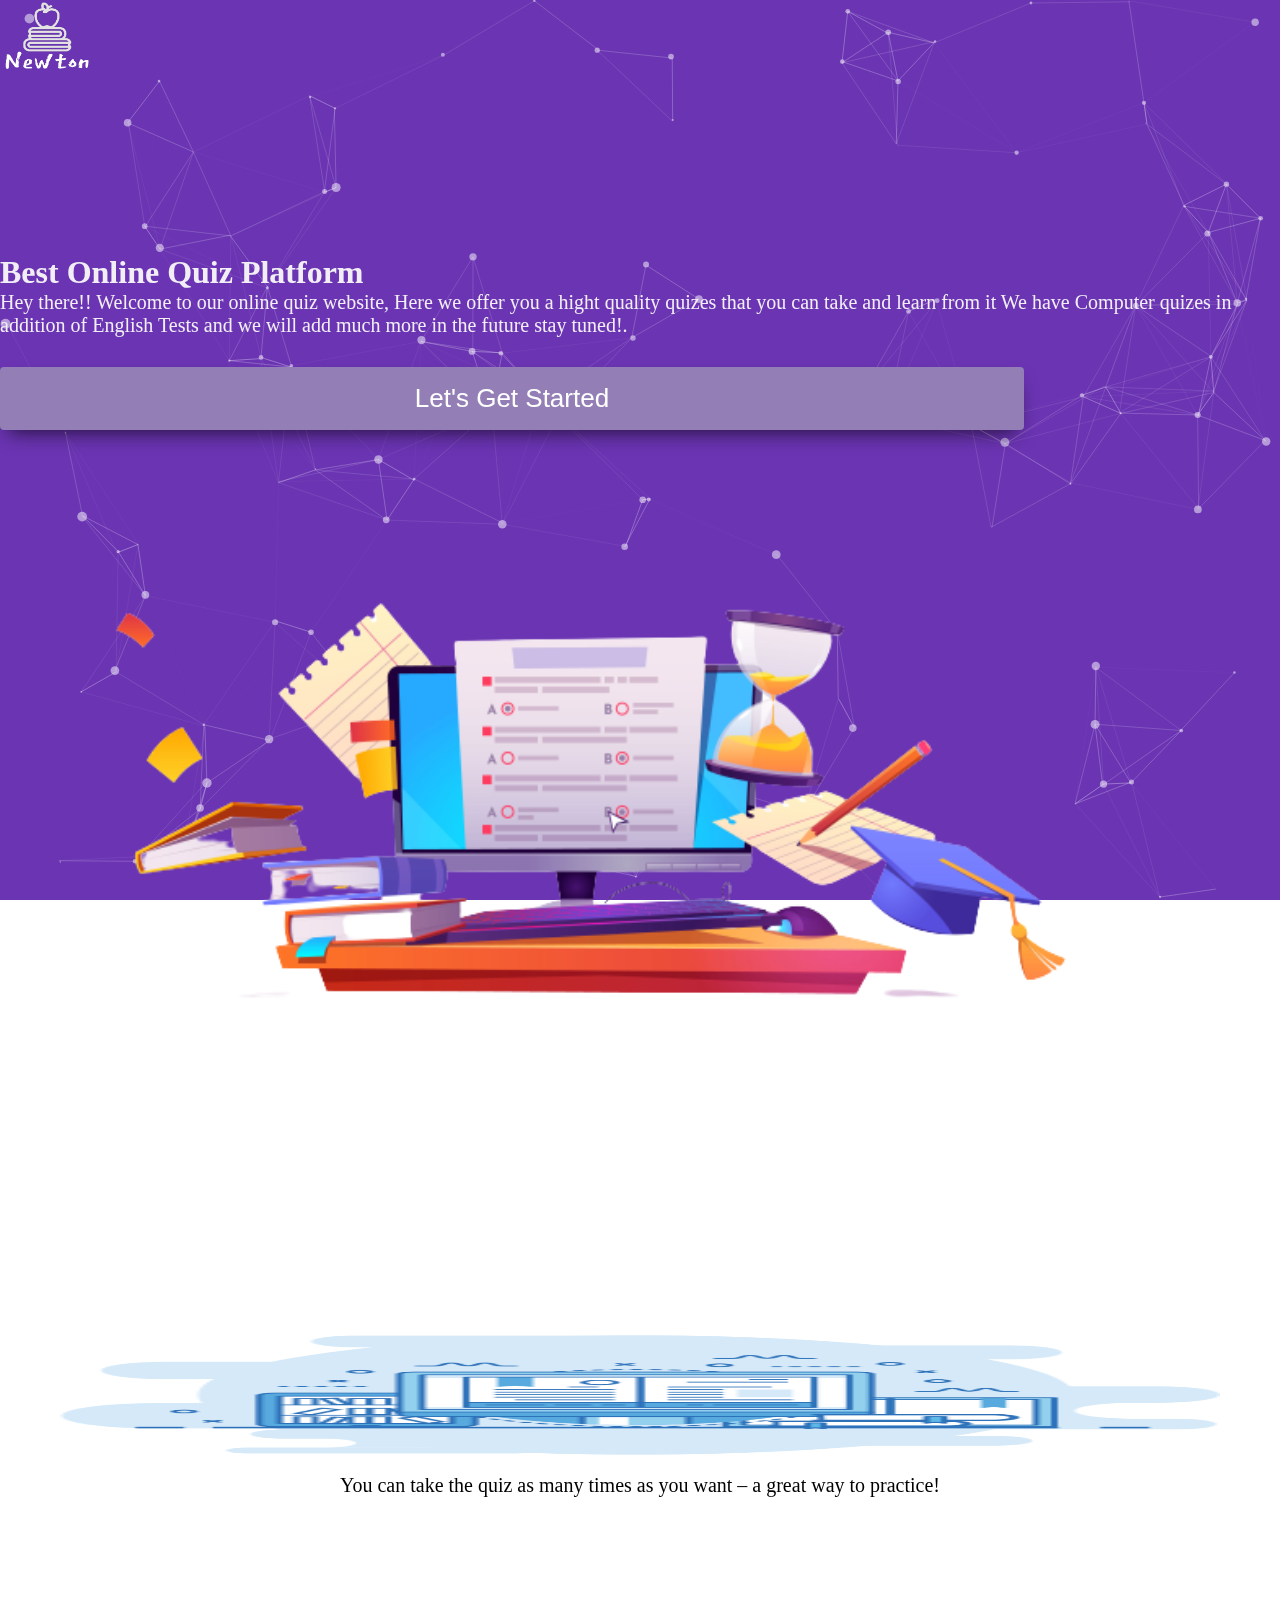
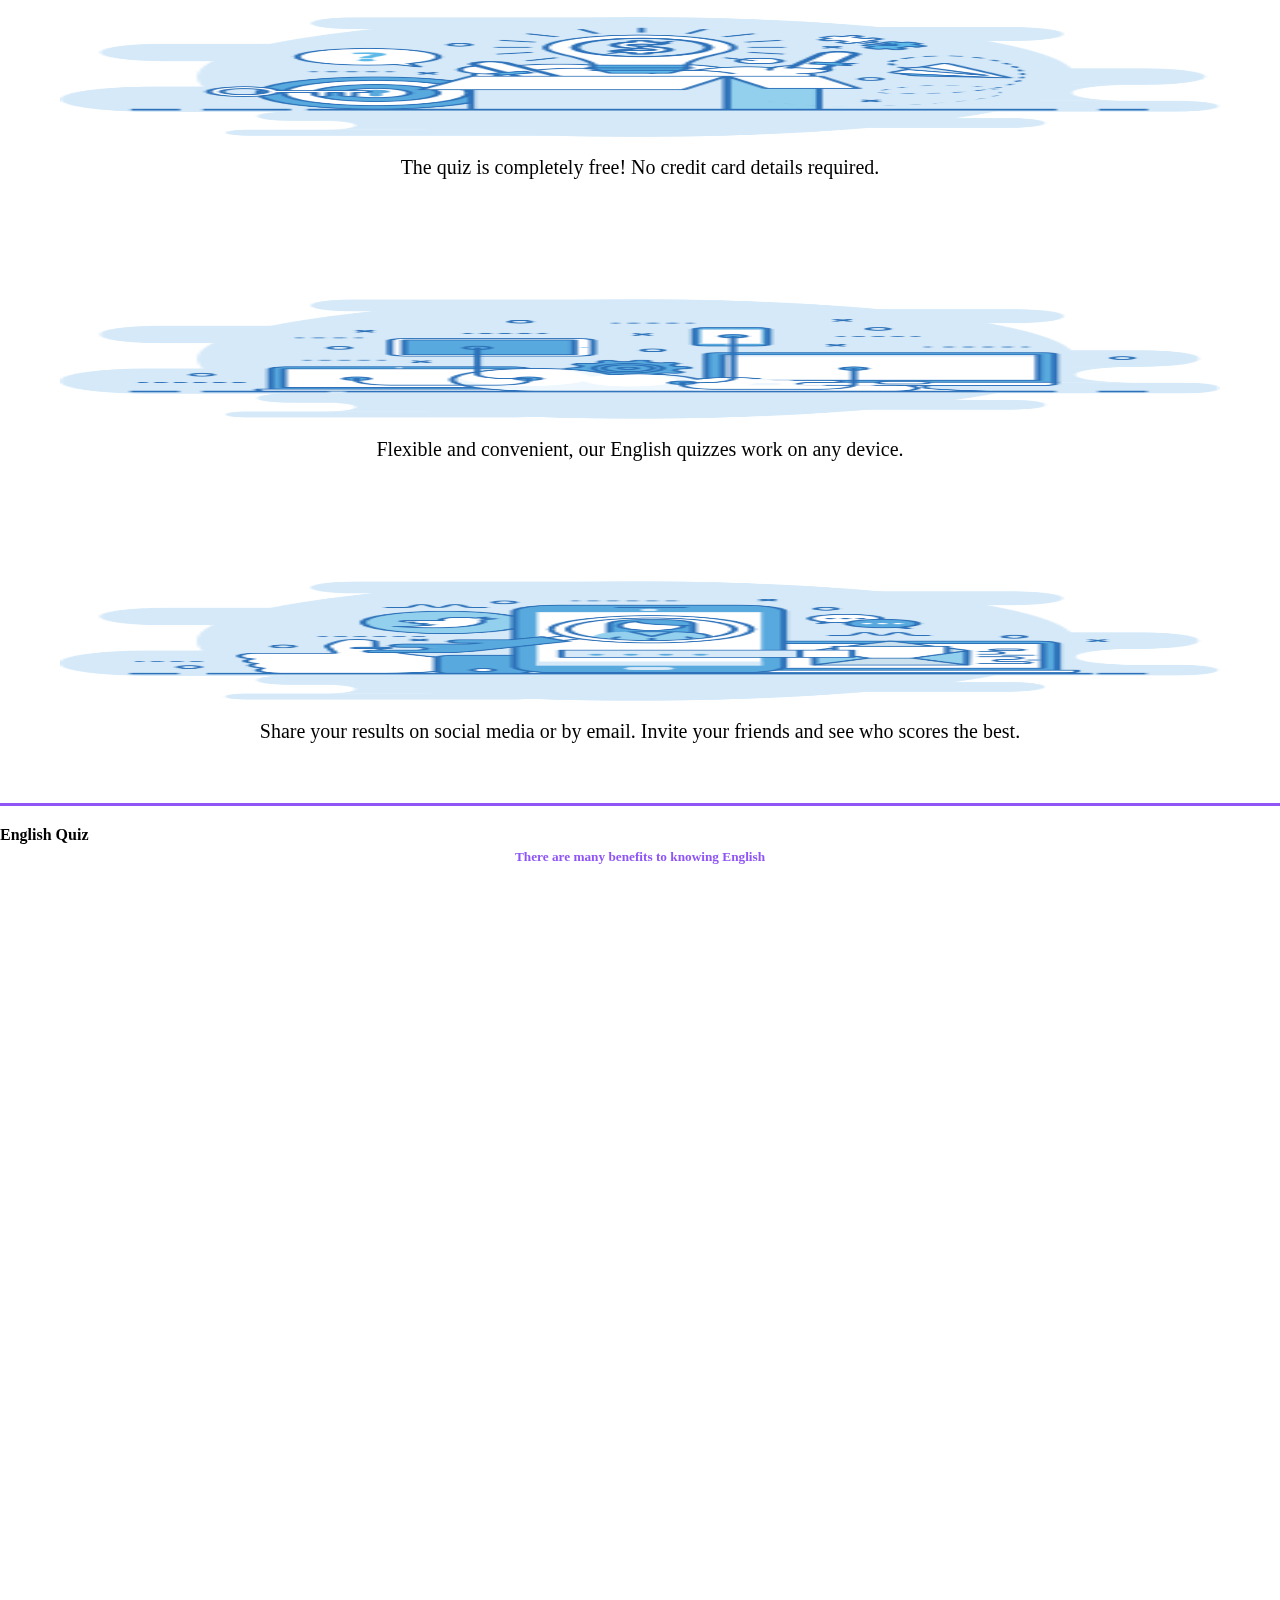
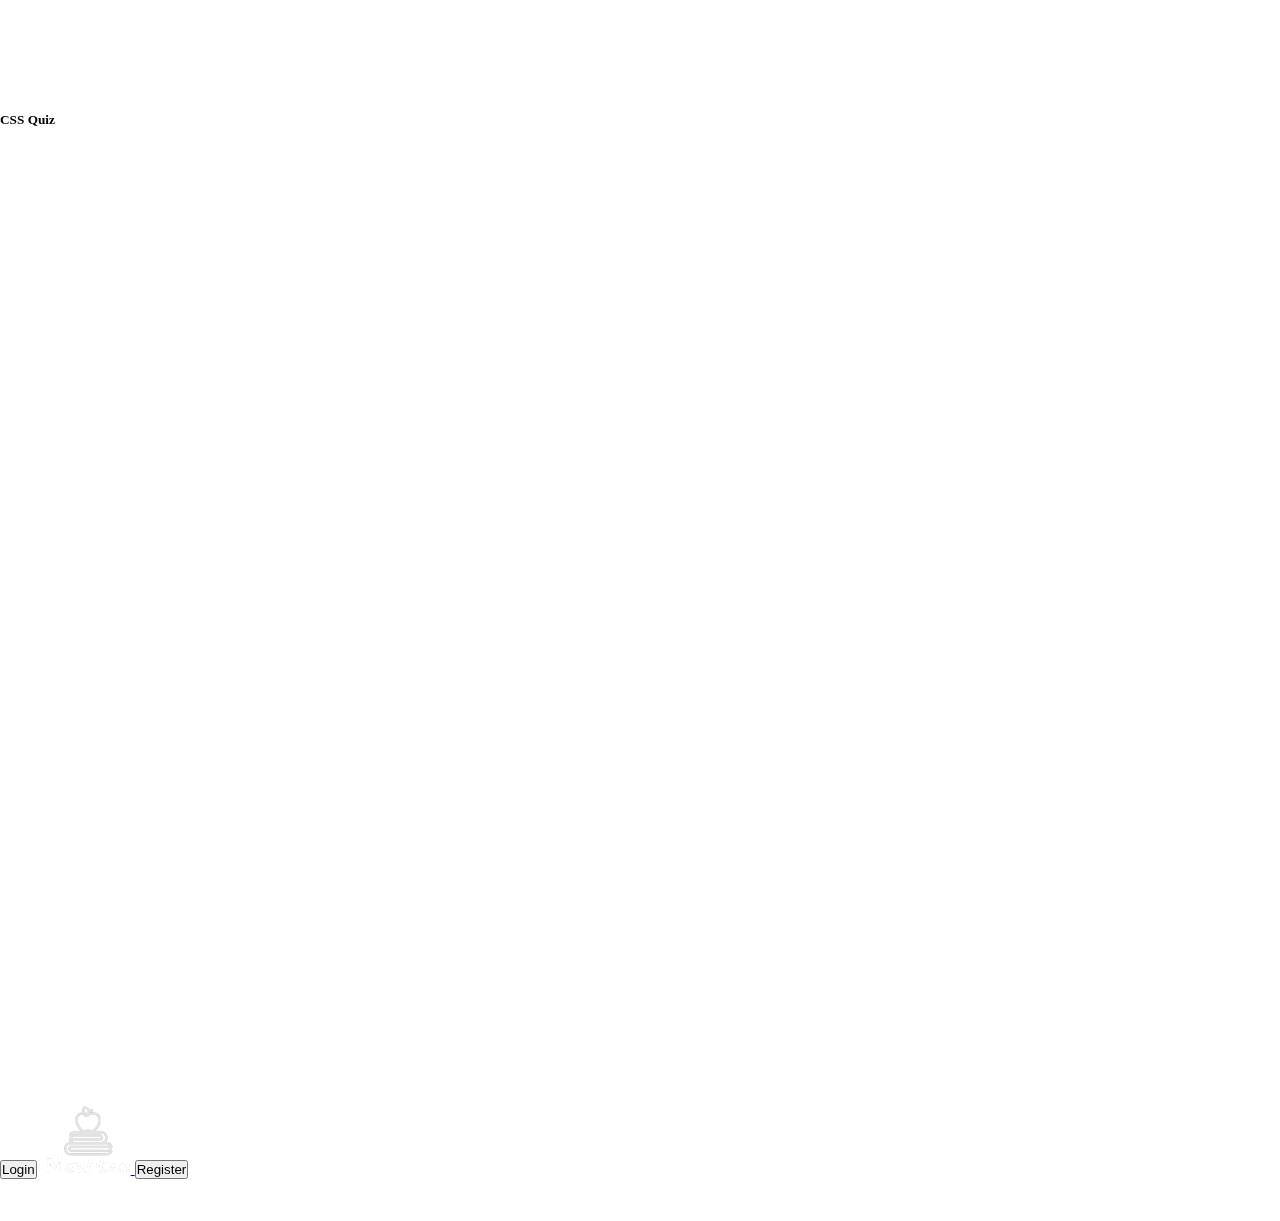
<file: index.html>
<!DOCTYPE html>
<html lang="en">

<head>
    <meta charset="UTF-8">
    <meta http-equiv="X-UA-Compatible" content="IE=edge">
    <meta name="viewport" content="width=device-width, initial-scale=1.0">
    <link  rel="stylesheet"  href="https://cdnjs.cloudflare.com/ajax/libs/animate.css/4.1.1/animate.min.css"/>
    <link href="https://cdn.jsdelivr.net/npm/bootstrap@5.1.3/dist/css/bootstrap.min.css" rel="stylesheet"
        integrity="sha384-1BmE4kWBq78iYhFldvKuhfTAU6auU8tT94WrHftjDbrCEXSU1oBoqyl2QvZ6jIW3" crossorigin="anonymous">
    <script src="https://cdn.jsdelivr.net/npm/bootstrap@5.1.3/dist/js/bootstrap.bundle.min.js"
        integrity="sha384-ka7Sk0Gln4gmtz2MlQnikT1wXgYsOg+OMhuP+IlRH9sENBO0LRn5q+8nbTov4+1p"
        crossorigin="anonymous"></script>
        <link href="https://unpkg.com/aos@2.3.1/dist/aos.css" rel="stylesheet">
    <title>Quiz online</title>
    <link rel="stylesheet" href="./css/style.css">
    <!-- <link rel="stylesheet" href="../Homepage/particles.js-master/demo/css/style.css"> -->
</head>

<body >

    <div id="particles-js"> </div>
    <nav class="navbar ">
        <div class="container margin_Container">
            <a class="mx-auto" href="#">
                <img id="logo" src="img/logo.png" alt="" width="90" height="70">
            </a>
        </div>
    </nav>
            <!-- <div>
                 <button class="btn  LogButton">
            <a href="./pages/Login.html" > <span>Log in </span> </a> 
            </button>
            <button class="btn  LogButton">
                <a href="./pages/sighnUp.html" > <span>Sign up</span> </a> 
                </button>
            </div> -->

  
    <div class="container d-flex  mainContainer " data-aos="fade-left">
        <div class="row d-flex ">
            <div class="col-lg-6 col-md-12 d-flex flex-column textColorBlue">
                <h1>Best Online Quiz Platform</h1>
                <p >Hey there!! Welcome to our online quiz website, Here we offer you a hight quality quizes that you can
                    take and learn from it
                    We have Computer quizes in addition of English Tests and we will add much more in the future stay
                    tuned!.
                </p>
                <a href="./pages/sighnUp.html" class="buttonDiv">
                    <button id="buttonStarted"><span>Let's Get Started</span></button>
                </a>
            </div>
            <div class="col-lg-6 col-md-12">
                <div class="row">
                    <img src="img/3684.png"alt="nothing" width="90%" height="90%">
                </div>
            </div>
        </div>
    </div>



        <div class="container-fluid">
            <div class="row">
                <div class="col-md-12">
                    <div class="quizDiv">Why our Website </div>
                </div>
              
                <div class="row imgs">
                    <div class="col-md-3 imgDiv" >
                        <img src="img/english1.png" class="theImg" alt="english" >
                        <p class="textCards">You can take the quiz as many times as you want – a great way to practice!</p>
                    </div>
                    <div class="col-md-3 imgDiv" >
                        <img src="img/english2.png"  class="theImg" alt="english" >
                        <p class="textCards">The quiz is completely free! No credit card details required.</p>
                    </div>
                    <div class="col-md-3 imgDiv" >
                        <img src="img/english3.png" class="theImg"  alt="english">
                        <p class="textCards">Flexible and convenient, our English quizzes work on any device.</p>
                    </div>
                    <div class="col-md-3 imgDiv"    >
                        <img src="img/english4.png" class="theImg"  alt="english">
                        <p class="textCards">Share your results on social media or by email. Invite your friends and see who scores the
                            best.</p>
                    </div>

                </div>
                <div class="row" style="margin-top: 20px;">
                    <div class="col-md-12">
                        <h4 >English Quiz </h4>

                    </div>
                </div>
                
                <div class="row">
                    <div class="col-md-12">
                   <h5 class="textCenters">There are many benefits to knowing English </h5>
                </div>      

                </div>

                <div class="row" data-aos="fade-right">
                    <div class="col-lg-6 col-md-12 bg-wheate" >
                        <ol id="list">
                            <li> It can further your career, help you find a good
                                job</li>
                            <li>  improve your skills for academic excellence</li>
                            <li>you are testing
                            your knowlege of the language and can asses your strengths and weakness</li>
                            <li> pIts growing popularity makes it an
                                essential skill for new opportunities worldwide. By taking an English quiz</li>
                        </ol>
                         
                    </div>
                    <div class="col-lg-6 col-md-12 imgEng" >
                        <img src="img/englishQuiz.png" alt="english quiz pic" width="90%"/>
                    </div>
                           
                 </div>
      
                <div class="row mar">
                    <div class="col-md-12">
                        <h5>CSS Quiz</h5>
                    </div>
                </div>
                <div class="row" data-aos="flip-right">
                    <div class="col-md-6  bg-wheateCss">
                        <p>The Quiz contains 5 questions and you have 5min to solve them. </p>
                    
                    </div>
                    <div class="col-md-6 bg-wheateCss">
                        <p> You can retake the quiz as much as you want</p>
                    </div>
                </div>
                <div class="row"data-aos="flip-right">
                    <div class="col-md-12 bg-wheateCss"><p>You can view your and Answers and the correct answer at the end of the quiz</p>
                    
                    <img src="img/quizCss.png" alt="css quiz pic " />
                    </div>
                </div>
                <div class="row mar"data-aos="flip-right">
                    <h5>Computer Quizzes & Trivia </h5>
                    <div class="col-lg-6 col-md-12 bg-wheateCS">
                     
                        <p>
                            Are you looking for computer general knowledge questions to prepare for competitive exams?
                            Learn new facts and trivia about computers with these amazing online computer quizzes. Test
                            yourself and share these computer quizzes to find out who the real tech-wizard is! The quiz
                            questions are well-researched to help you learn everything right from programming languages,
                            to microprocessors, hacking and more.</p>
                            
                    </div>
                    <div class="col-lg-6 col-md-12">
                        <img src="img/computerQuiz.jpg" alt="computer quiz pic" width="100%"/>
                    </div>
                </div>




            </div>

    <script src="js/particles.js-master/particles.js"></script>
    <script src="js/particles.js-master/demo/js/app.js"></script>
    <script src="https://unpkg.com/aos@2.3.1/dist/aos.js"></script> 
    <footer class="footer">
        <script>
            AOS.init();
          </script>
        <div class="container-fluid ">
            <div class="row d-flex justify-content-around">
                <span class="col-sm-4 footerChild"><a href="pages/Login.html"><button class="btn btn-primary">Login</button></a></span>
                <span class="col-sm-4 footerChild">  <a class="mx-auto footerChild" href="#logo">
                    <img src="img/logo.png" albt="" width="90" height="70">
                </a></span>
                <span class="col-sm-4 footerChild"> <a href="pages/sighnUp.html"><button class="btn btn-primary">Register</button></a></span>
            </div>
        </div>
        
      </footer>
</body>

</html>
</file>
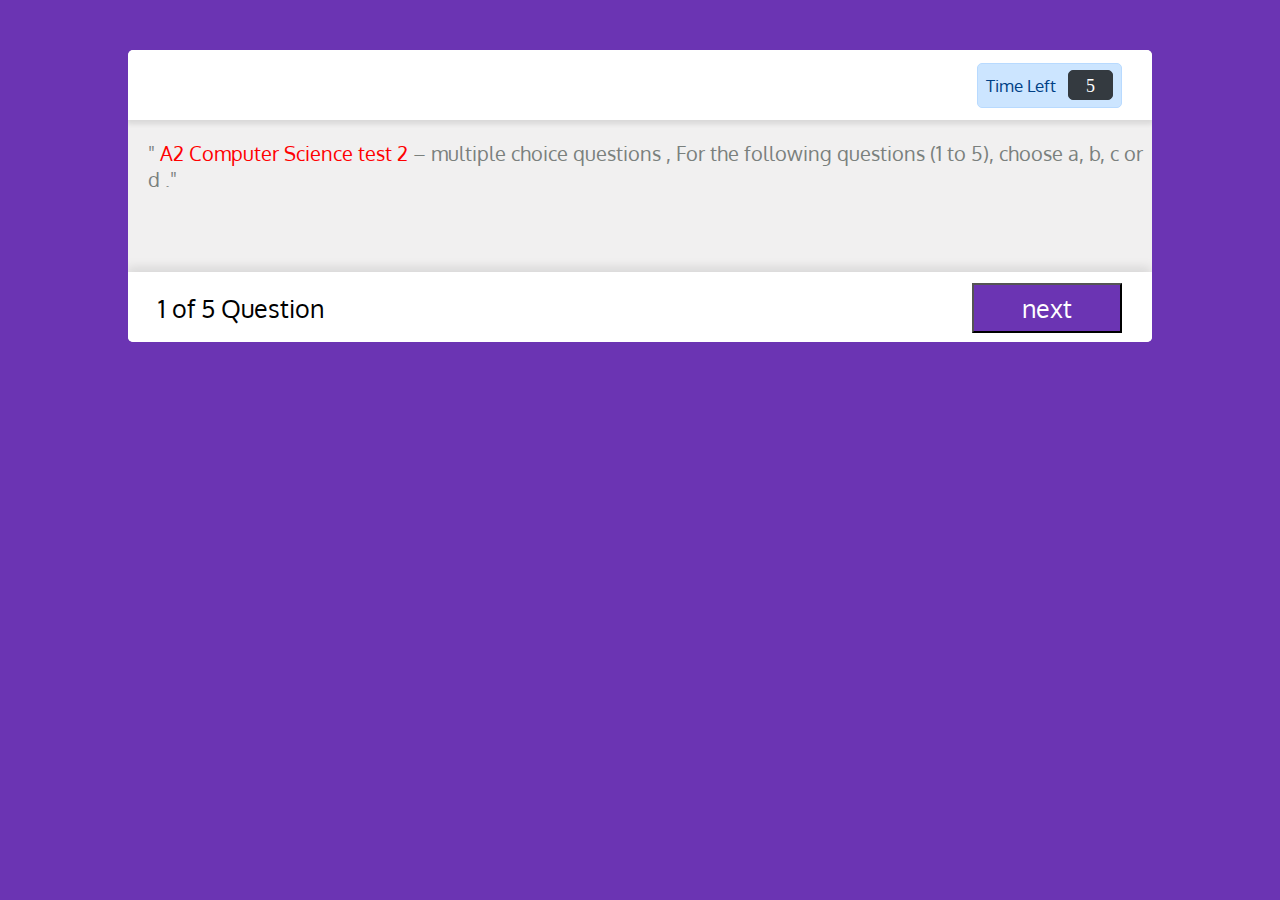
<file: pages/computerHtml.html>
<!DOCTYPE html>
<html lang="en">

<head>
    <meta charset="UTF-8" />
    <meta http-equiv="X-UA-Compatible" content="IE=edge" />
    <meta name="viewport" content="width=device-width, initial-scale=1.0" />
    <title>Questions</title>
    <link rel="stylesheet" href="../css/styleQuiz.css">
</head>

<body>
    <div class="quiz_box">
        <header>
            <div class="title fontSize" id="quizId"></div>
            <div class="timer ">
                <div class="time_left_txt ">Time Left</div>
                <div class="timer_sec ">5</div>
            </div>
            <div class="time_line"></div>
        </header>
        <div class="briefText fontSize">
            " <span class="a2">A2 Computer Science test 2 </span> – multiple choice questions , For the following questions (1 to
            5), choose a, b, c or d ."
        </div>
        <!--  Section of Q -->
        <section class="questions-section">
            <div class="container">
                <div class="row">
                </div>
            </div>
            <div class="divNext">
                <p class="textQues fontSize"> 1 of 5 Question</p>
                <input class=" next-btn fontSize" type="button" value="next">
            </div>
        </section>

        <script src="../js/computerJS.js" defer></script>
</body>
</html>
</file>
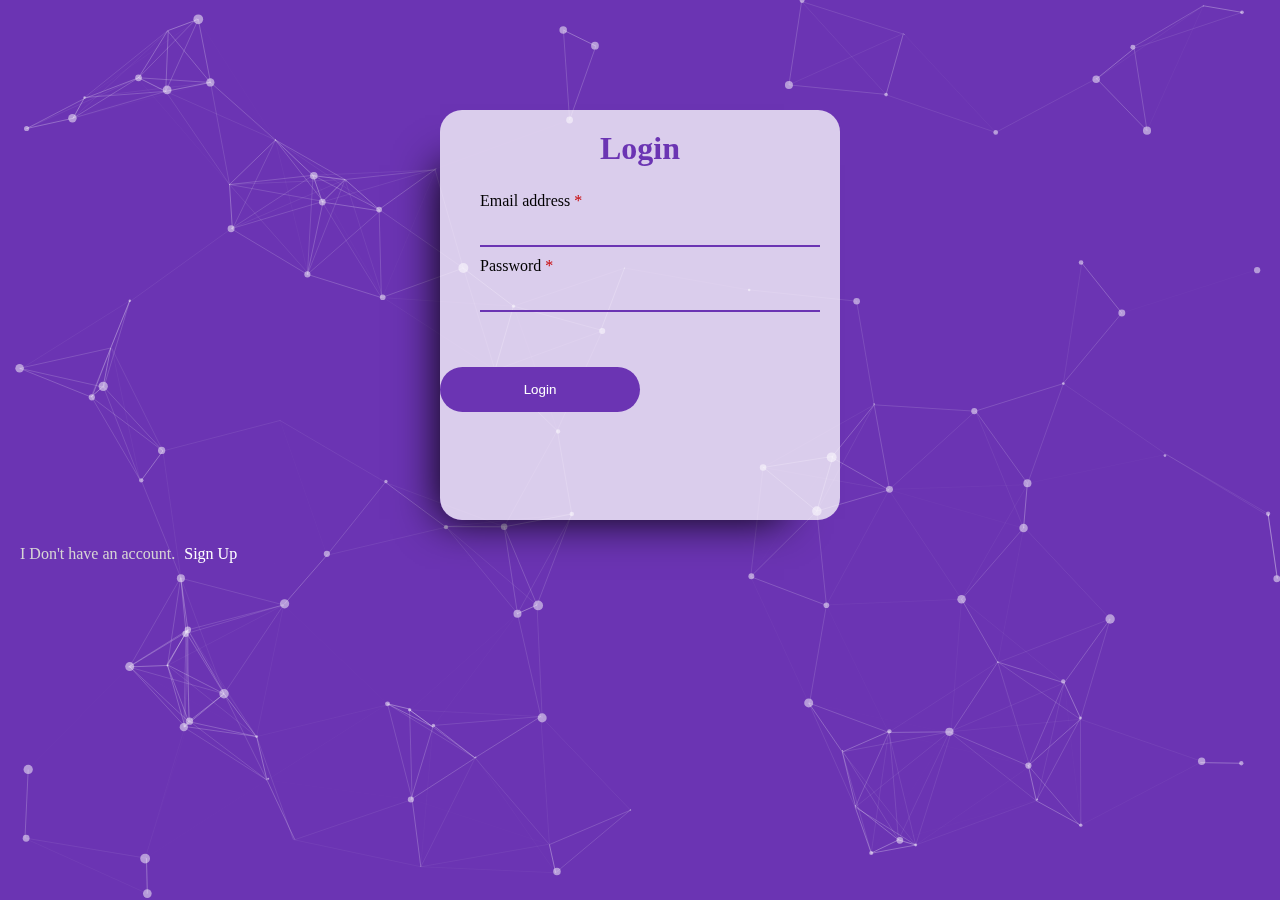
<file: pages/Login.html>
<!DOCTYPE html>
<html lang="en">
<head>
    <meta charset="UTF-8">
    <meta http-equiv="X-UA-Compatible" content="IE=edge">
    <meta name="viewport" content="width=device-width, initial-scale=1.0">
    <title>Document</title>
    <link rel="stylesheet" href="../css/sing-login-style.css">
    <link href="https://cdn.jsdelivr.net/npm/bootstrap@5.1.3/dist/css/bootstrap.min.css" rel="stylesheet" integrity="sha384-1BmE4kWBq78iYhFldvKuhfTAU6auU8tT94WrHftjDbrCEXSU1oBoqyl2QvZ6jIW3" crossorigin="anonymous">

</head>
<body>
    <div id="particles-js"></div>
    



<div class="container">
    <div class="row">
        <div class="col-lg-3"> </div>
        <div class="col-lg-6 col-md-12">
            
            <div class="loginContainer">
                <h1 class="headerLogin">Login</h1>
                <form id="loginForm"  action="./choice.html" method="get" onsubmit="return validateform()">
                    <div class="loginElement">
                        <label for="loginEmail" class="labelInput fw-bold" >Email address<span class="requiredStar"> *</span></label><br>
                        <input type="email" class="loginInput" id="loginEmail"> <br>
                        <small id="loginEmailMessage"></small>  
                    </div>
                    <div class="loginElement">
                      <label for="loginPassword" class="labelInput fw-bold" >Password<span class="requiredStar"> *</span></label> <br>
                      <input type="password" class="loginInput " id="loginPassword"> <br>
                      <small id="loginPassMessage"></small>
                    </div>
                    <div class="d-flex justify-content-center">
                      <button type="submit" id="loginSubmit">Login</button><br>
                    </div>
                    
              </form>
            </div>


            <div class="logimMessage d-flex justify-content-center fw-bold stylesign">I Don't have an account.  <a class="loginAndsignin" href="sighnUp.html"> Sign Up</a></div>

        </div>
        <div class="col-lg-3"> </div>

    </div>


</div>







<script src="https://cdn.jsdelivr.net/npm/bootstrap@5.1.3/dist/js/bootstrap.bundle.min.js" integrity="sha384-ka7Sk0Gln4gmtz2MlQnikT1wXgYsOg+OMhuP+IlRH9sENBO0LRn5q+8nbTov4+1p" crossorigin="anonymous"></script>
<script src="../js/log.js"></script>
<script src="../js/particles.js-master/particles.js"></script>
<script src="../js/particles.js-master/demo/js/app.js"></script>

</body>
</html>
</file>
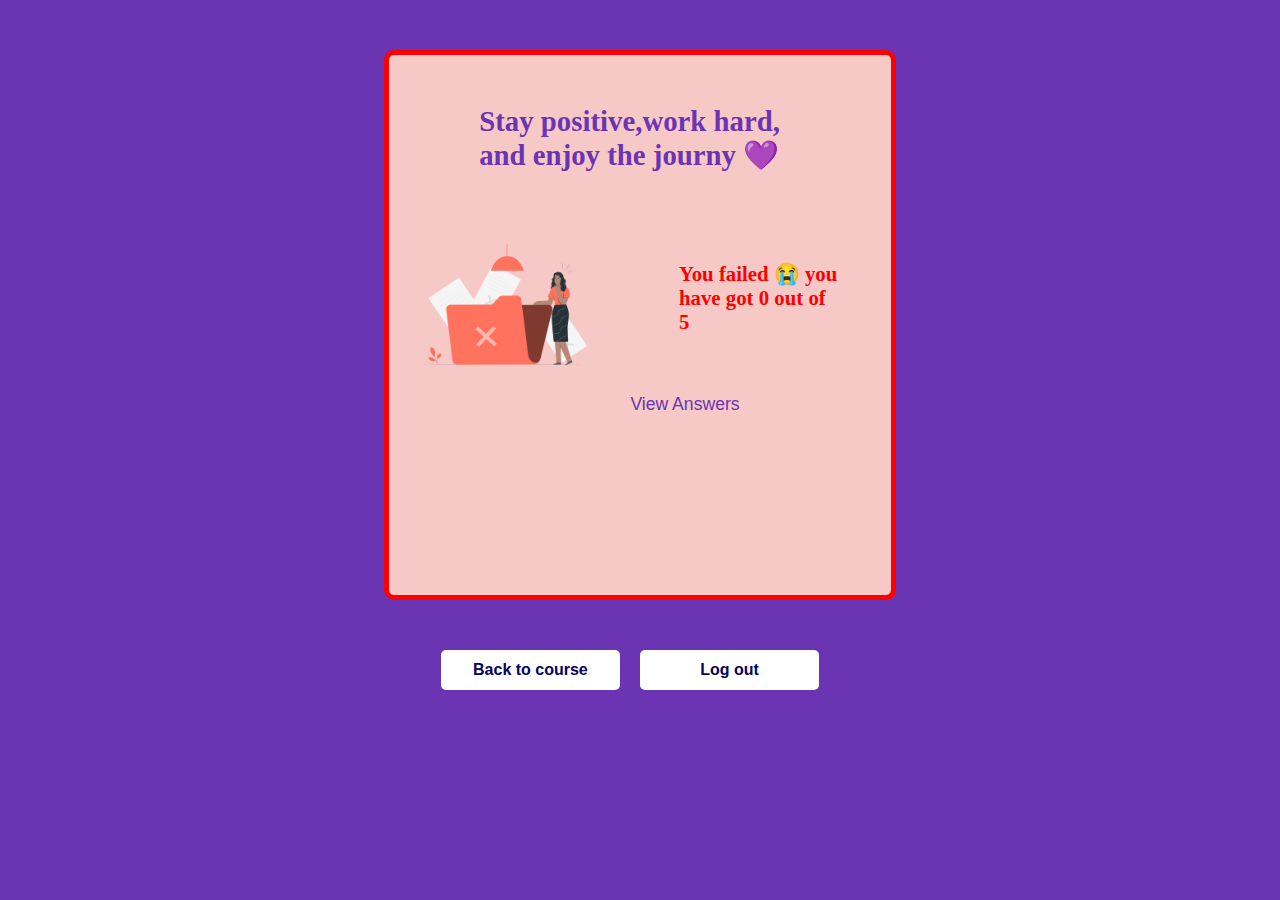
<file: pages/result.html>
<!DOCTYPE html>
<html lang="en">
  <head>
    <meta charset="UTF-8" />
    <meta http-equiv="X-UA-Compatible" content="IE=edge" />
    <meta name="viewport" content="width=device-width, initial-scale=1.0" />
    <!-- Font Awesome -->
    <link
      rel="stylesheet"
      href="https://use.fontawesome.com/releases/v5.15.4/css/all.css"
      integrity="sha384-DyZ88mC6Up2uqS4h/KRgHuoeGwBcD4Ng9SiP4dIRy0EXTlnuz47vAwmeGwVChigm"
      crossorigin="anonymous"
    />
    <!-- CSS file's link -->
    <link rel="stylesheet" href="../css/result.css" />

    <title>Quizzes</title>
  </head>
  <body>
   
   
    <!-- Result Pages -->
    <section class="resultContainer">
      <img class="winnerImage" src="../img/Success factors-amico.png" alt="" />
      <img class="loserImage" src="../img/looser.png" alt="" />
      <div class="textResult">
        <div class="resultQout"> Wow! You are brilliant!</div>
        <div class="resultDiscription"></div>
        <div class="result"></div>
        <button class="viewAnswersBtn">View Answers</button>
        <div class="resultTable"></div>
      </div>

      <div class="finshBtnsContainer">
        <button class="BackToCourseBtn btn">
          <a href="../pages/choice.html">Back to course</a>
        </button>
        <button class="logoutBtn btn"><a href="../index.html">Log out</a></button>
      </div>
    </section>

    <script src="../js/result.js"></script>
  </body>
</html>
</file>
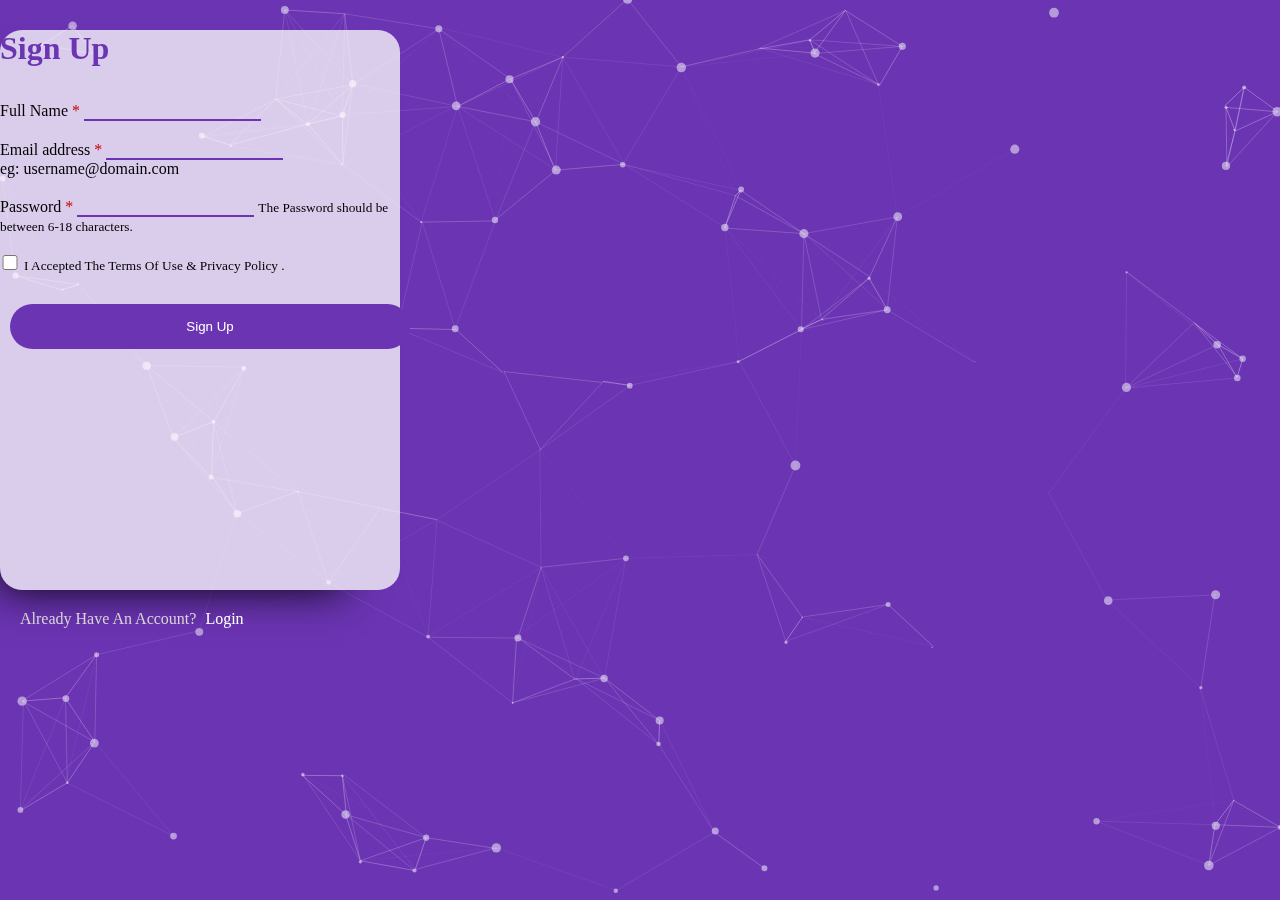
<file: pages/sighnUp.html>
<!DOCTYPE html>
<html lang="en">
<head>
    <meta charset="UTF-8">
    <meta http-equiv="X-UA-Compatible" content="IE=edge">
    <meta name="viewport" content="width=device-width, initial-scale=1.0">
    <link rel="stylesheet" href="../css/sing-login-style.css">
    <link href="https://cdn.jsdelivr.net/npm/bootstrap@5.1.3/dist/css/bootstrap.min.css" rel="stylesheet" integrity="sha384-1BmE4kWBq78iYhFldvKuhfTAU6auU8tT94WrHftjDbrCEXSU1oBoqyl2QvZ6jIW3" crossorigin="anonymous">
    <link rel="stylesheet" href="https://use.fontawesome.com/releases/v5.15.4/css/all.css" integrity="sha384-DyZ88mC6Up2uqS4h/KRgHuoeGwBcD4Ng9SiP4dIRy0EXTlnuz47vAwmeGwVChigm" crossorigin="anonymous">
    <title>Sign Up</title>
</head>
<body>

  <div id="particles-js"></div>
    <div class="signUpContainer m-auto mt-5 d-flex flex-column  align-items-start">
        <h1 class="headerSignUp align-self-center">Sign Up</h1>
        <form id="signUpForm" method="get" action="../pages/choice.html" onsubmit="return validateform()">
              <div class="signElement">
                <label for="fullName" class="form-label fw-bold" >Full Name<span class="requiredStar"> *</span></label>
                <input type="text" class="form-control inputStyle" id="fullName">
                <small id="signNameMessage"></small>
              </div>
              <div class="signElement">
                <label for="signUpEmail" class="form-label fw-bold" >Email address<span class="requiredStar"> *</span></label>
                <input type="email" class="form-control inputStyle" id="signUpEmail">
                <div id="signEmailMessage">eg: username@domain.com</div>
              </div>
              <div class="signElement">
                <label for="signUpPassword" class="form-label fw-bold" >Password<span class="requiredStar"> *</span></label>
                <input type="password" class="form-control inputStyle" id="signUpPassword">
                <small id="signPassMessage">The Password should be between 6-18 characters.</small>
              </div>
              <div class="signElement">
                <input type="checkbox" id="checkBox" required>
                <label for="checkbox"><small id="checkboxMessage">I Accepted The Terms Of Use & Privacy Policy .</small></label>
              </div>
              <div class="d-flex justify-content-center">
                <button type="submit" id="signSubmit">Sign Up</button><br>
              </div>
        </form>
    </div>
    <div class="logimMessage d-flex justify-content-center fw-bold stylesign">Already Have An Account? <a class="loginAndsignin" href="../pages/Login.html" > Login</a></div>



    <script src="https://cdn.jsdelivr.net/npm/bootstrap@5.1.3/dist/js/bootstrap.bundle.min.js" integrity="sha384-ka7Sk0Gln4gmtz2MlQnikT1wXgYsOg+OMhuP+IlRH9sENBO0LRn5q+8nbTov4+1p" crossorigin="anonymous"></script>
    <script src="../js/sign.js"></script>

    <!-- background script -->

    <script src="../js/particles.js-master/particles.js"></script>
    <script src="../js/particles.js-master/demo/js/app.js"></script>

</body>
</html>
</file>
<file: css/style.css>
*{
    margin: 0px;
    padding: 0px;
    box-sizing: border-box  ;
}

.textColorBlue{
color: #f1eff5;

}
#buttonStarted2{
  background-color:orange ;
}
.mainContainer{
    margin-top: 20vh;
    text-align: left;
}
html,
body {
  height: 100%;
}
body {
  min-height: 100%;
}

p{
    font-size: 20px;
}
.mainContainer img{
    background-color: transparent;
}
.LogButton{
  border: 0;
  border-bottom: 3px solid white;
}
.LogButton:hover{
  background-color: rgba(255, 255, 255, 0.753);
  color: black ;
  transition-duration: 0.4s;
}
.LogButton a{
  color: white;
  text-decoration: none;
}
  
#buttonStarted,#buttonStarted2 {
    border-radius: 4px;
    background-color: #937fb5;
    border: none;
    color: #fff;
    text-align: center;
    font-size: 26px;
    padding: 16px;
    width: 80%;
    transition: all 0.5s;
    cursor: pointer;
    margin: 30px 0px;
    box-shadow: 0 10px 20px -8px rgba(0, 0, 0,.7);
  }
  
  #buttonStarted{
    cursor: pointer;
    display: inline-block;
    position: relative;
    transition: 0.5s;
  }
  
  #buttonStarted:after {
    content: '»';
    position: absolute;
    opacity: 0;  
    top: 14px;
    right: -20px;
    transition: 0.5s;
  }
  
  #buttonStarted:hover{
    padding-right: 24px;
    padding-left:8px;
  }
  
  #buttonStarted:hover:after {
    opacity: 1;
    right: 10px;
  }

  
canvas{
  display:block;
  vertical-align:bottom;
}


#particles-js{
  width: 100%;

  background-color: #6b34b3;
  background-image: url('');
  background-size: cover;
  background-position: 50% 50%;
  background-repeat: no-repeat;
  position: absolute;
  top: 0;
  left: 0;
  z-index: -1;

}
  

@media (max-width: 600px) {
  #particles-js {
   height:  850px;
  }
}
@media (min-width: 750px) {
  #particles-js {
   height:  1100px;
  }
}
@media (min-width: 1000px) {
  #particles-js {
   height:  100%;
  }
}
.arrowContainer{
padding-left: 30px;

}
.arrow {
  border: solid black;
  border-width: 0 3px 3px 0;
  display: inline-block;
  padding: 3px;

}
.right {
  transform: rotate(-315deg);
  -webkit-transform: rotate(-315deg);
  
}
.footer{

  height: 60px;
  background-color: #ffffffd2;

}
.quizDiv{
  color: white;
  text-align: center;
  font-size: 30px;
  font-family: sans-serif;
  margin: 100px 20px;
  font-weight: bold;
  border-bottom:2px solid #fff;
  
}
.imgs{
  text-align: center;
  border-bottom: 3px solid #9055f7;

  
}
.imgDiv{
padding:60px;
}
.textCards{
margin-top:15px ;

}
.textCenters{
  text-align: center;
  color: #9055f7;
  margin: 5px;
}
.bg-wheate{
  background-color: #e7dadf  ;
  text-align: justify;
  padding: 10px;
  color: #4ba15d ;
  font-weight: bold;
  

}
#list{
  font-size: 1.3em;
}
#list li{
  margin: 7px;
}

.bg-wheateCss{
  background-color: rgb(252, 252, 249);
  text-align: center;
  color: #e1918e ;
  font-weight: bold;
  
}
.bg-wheateCS{
  background-color: rgb(252, 252, 249);
  text-align: center;
  padding: 20px;
  font-weight: bold;
  color: #88b3e0;
}
.theImg{
  width:100%; height:120px;
}
@media (max-width:1000px) {
  .imgs div{
    padding:0px;
    
  }
  .imgEng{
    text-align: center;
    width: 100%;
  }
  .buttonDiv{
    text-align: center;
  }
  .row{
    --bs-gutter-x: 0rem;
    --bs-gutter-y: 0;
  }
  .imgs p{
    font-size: 1em;}
  .footerChild{
    width: auto;
  }
  .theImg{
    width:70%; height:90px;
  }
}
.footerChild{
  text-align: center;
  line-height: 50px;
}
.mar{
  margin-top: 20px;
}
</file>
<file: css/styleQuiz.css>
@import url('https://fonts.googleapis.com/css2?family=Oxygen&display=swap');

@import url('https://fonts.googleapis.com/css2?family=Irish+Grover&family=Oxygen&display=swap');
@import url('https://fonts.googleapis.com/css2?family=Indie+Flower&family=Irish+Grover&family=Oxygen&display=swap');


* {
    margin: 0;
    padding: 0;
    box-sizing: border-box;
}

body{
    height: 750px;
    box-sizing: border-box;
    background-color: #6b34b3;
    
}

.quiz_box {
    overflow: hidden;
    margin: 50px auto;
    width: 80%;
    background: rgb(241, 240, 240);
    border-radius: 5px;
    
}
#buttonStarted2{
    background-color: orange;
}
.quiz_box header {
    position: relative;
    z-index: 2;
    height: 70px;
    padding: 0 30px 20px;
    background: #fff;
    border-radius: 5px 5px 0 0;
    display: flex;
    align-items: center;
    justify-content: space-between;
    box-shadow: 0px 3px 5px 1px rgba(0, 0, 0, 0.1);
}

.quiz_box header .title {
    font-family: 'Oxygen', sans-serif;
    font-size: 25px;
    font-weight: 600;
    padding-top: 15px;
}

.quiz_box header .timer {
    color: #004085;
    background: #cce5ff;
    border: 1px solid #b8daff;
    height: 45px;
    padding: 0 8px;
    margin-top: 20px;
    border-radius: 5px;
    display: flex;
    align-items: center;
    justify-content: space-between;
    width: 145px;
}

.quiz_box header .timer .time_left_txt {
    font-weight: 400;
    font-size: 17px;
    user-select: none;
    font-family: 'Oxygen', sans-serif;

}

.quiz_box header .timer .timer_sec {
    font-size: 18px;
    font-weight: 500;
    height: 30px;
    width: 45px;
    color: #fff;
    border-radius: 5px;
    line-height: 30px;
    text-align: center;
    background: #343a40;
    border: 1px solid #343a40;
    user-select: none;
}

.quiz_box header .time_line {
    position: absolute;
    bottom: 0px;
    left: 0px;
    height: 3px;
    background: #007bff;
}

.briefText{
    font-family: 'Oxygen', sans-serif;
    font-size: 20px;
    margin-top: 2%;
    margin-left: 2%;
    color: rgb(122, 128, 125);;
}

.briefText .a2{
    color: red;
}

.container{
    font-family: 'Oxygen', sans-serif;
    font-size: 30px; 
      
}



.divNext{
    margin-top: 7.8%;
    height: 70px;
    padding: 0 30px 20px;
    display: flex;
    align-items: center;
    justify-content: space-between;
    background: #fff;
    border-top: 2px solid #fff;
    /*box-shadow: -10px 3px 5px 1px rgba(0, 0, 0, 0.1);*/
    box-shadow: -1px -5px 10px 0px rgba(0,0,0,0.1);

}

.question{
    font-size: 25px;
    font-family: 'Oxygen', sans-serif;
    margin-top: 30px;
    margin-left: 1%;
}
.form-check{
    margin-left: 4%;
    margin-top: 3%;
    
}
.form-check input[type=radio] {
    border: 0px;
    width: 1.3em;
    height: 2em;
}
.textQues{
    font-family: 'Oxygen', sans-serif;
    font-size: 25px;
    margin-top: 20px;
}

.next-btn{
    margin-top: 20px;
    font-family: 'Oxygen', sans-serif;
    font-size: 25px;
    width: 150px;
    height: 50px;
    background-color: #6b34b3;
    color:#fff ;
    cursor: pointer;
}
.next-btn:hover{
    background-color: #4b257e;
    transition-duration: 0.5s;
    border-radius: 10px;
}


 @media (max-width:376px){
     .quiz_box header .timer{
         
         width: 100px;
         height: 43px; 
         padding: 10px 8px;

     }
     .quiz_box header .timer .time_left_txt{
         font-size: 13px;
     }
     .quiz_box header .timer .timer_sec{
        font-size: 13px;
    }

     .quiz_box header .title {
         
         font-size: 15px ;
     }
     .quiz_box{width: 90%;}
     
     .timer .time_left_txt{ 
         font-size: 10px;
     }
     .fontSize{
         font-size: 13px;
     }
     .form-check input[type=radio] {
        border: 0px;
        width: 1.1em;
        height: 1em;
    }
    .form-check{
        margin-left: 20px;
    }

    .next-btn{
        width: 50px;
        height: 30px;
    }
    
 }
</file>
<file: css/sing-login-style.css>
*{
    margin: 0;
    padding: 0;
}
.loginAndsignin{
    text-decoration: none;
    color: white;
    margin-left: 5px;
}
.loginAndsignin:hover{
    text-decoration: underline;
    color: white;
}
.headerSignUp{
    margin: 30px 0 0 0;
    color: #6b34b3;
}
.signUpContainer{
    background-color: rgba(255, 255, 255, 0.753);
    width: 400px;
    height: 560px;
    border-radius: 22px 22px 22px 22px;
    box-shadow: -28px 27px 41px -28px rgba(0,0,0,1);
}
#signUpForm{
    padding: 25px 0;
    margin: auto;
}
.signElement{
    margin-top: 10px;
    margin-bottom: 20px;
}
.requiredStar{
    color: rgb(199, 0, 0);
}
#signUpEmail,#fullName,#signUpPassword{
    background-color: rgba(255, 255, 255, 0);
    border: none ;
    border-radius: 0;
    border-bottom: 2px solid #6b34b3;
}
#signSubmit{
    width: 100%;
    margin: 10px;
    height: 45px;
    /* border: 2px solid #6b34b3; */
    border: 0;
    border-radius: 200px 200px 200px 200px;
    background-color: #6b34b3;
    color: white;
}

#checkBox{
    height: 15px;
    width: 20px;
}

#signSubmit:hover{
    background-color: #f1f1f1;
    color: rgb(0, 0, 0);
    border-bottom: black solid 3px;
    transition-duration: 0.5s;
}

.logimMessage{
    padding: 20px;
}

.stylesign{
    color: rgb(214, 212, 212);
}

/* ------------- Login Page -------------- */
.loginContainer{
    background-color: rgba(255, 255, 255, 0.753);
    width: 400px;
    height: 410px;
    margin:110px auto 5px;
    border-radius: 22px 22px 22px 22px;
    box-shadow: -28px 27px 41px -28px rgba(0,0,0,1);
}
.headerLogin{
    text-align: center;
    padding: 20px;
    display: block;
    color: #6b34b3;
}
.loginInput{
    background-color: rgb(158, 158, 158,0) !important;
    border: 0 !important;
    border-bottom: 2px solid #6b34b3 !important;
    width: 100%;
    outline: none;
    padding: 10px;
}
#loginForm{
    display: flex;
    flex-direction: column;
    width: 100%;
}
.loginElement{
    width: 80%;
    margin: 0px auto;
    padding: 5px;
}
#loginSubmit{
    width: 50%;
    margin: auto;
    height: 45px;
    border: none;
    border-radius: 200px 200px 200px 200px;
    border:0;
    margin-top: 50px;
    background-color: #6b34b3;
    color: white;
}
#loginSubmit:hover{
    background-color: #f1f1f1;
    color: rgb(0, 0, 0);
    border-bottom: black solid 3px;
    transition-duration: 0.5s;
 }

 /* -------------background -----------*/

canvas{
    display:block;
    vertical-align:bottom;
  }
  
  
  #particles-js{
    width: 100%;
    height: 100%;
    background-color: #6b34b3;
    background-image: url('');
    background-size: cover;
    background-position: 50% 50%;
    background-repeat: no-repeat;
    position: absolute;
    top: 0;
    left: 0;
    z-index: -1;
  }
  

/* ------------- responsive -------------- */
/* sign up */
@media (max-width: 408px) {
    .signUpContainer {
      width:80% ;
      height:600px ;
    }
    #signUpForm{
        width: 80%;
    }
  }

  @media (max-width: 600px) {
    #particles-js {
     height:  750px;
    }
  }
  @media (min-width: 750px) {
    #particles-js {
     height:  1100px;
    }
  }
  @media (min-width: 1000px) {
    #particles-js {
     height:  100%;
    }
  }

  @media (max-width: 410px) {
    .loginContainer {
     height:  fit-content;
     padding-bottom: 50px;
     width:80% ;
    }
  }
</file>
<file: css/result.css>
* {
    margin: 0;
    padding: 0;
    box-sizing: border-box;
}

body {
    display: flex;
    flex-direction: column;
    justify-content: center;
    align-items: center;
    height: 100%;
    background: #6b34b3;

}



.resultContainer {
    display: flex;
    flex-direction: column;
    justify-content: flex-start;
    align-items: flex-end;
    width: 40%;

    min-height: 300px;
    display: flex;
    margin: 50px;
    position: relative;
}

.winnerImage {
    width: 50%;
    height: auto;
    position: absolute;
    top: 100px;
    left: -140px;
}

.loserImage {
    width: 40%;
    height: auto;
    position: absolute;
    top: 160px;
    left: 15px;
}

.textResult {
    width: 100%;
    min-height: 550px;
    display: flex;
    flex-direction: column;
    justify-content: flex-start;
    align-items: flex-start;
    background-color: white;
    padding: 50px;
    border-radius: 10px;
    margin-bottom: 50px;

}

.resultQout {
    width: 80%;
    font-size: 1.8rem;
    margin: 0 auto 40px;
    color: #6b34b3;
    font-weight: bolder;
}

.result {
    font-size: 1.3rem;
    font-weight: 600;
    margin-left: 50px;
    margin: 50px 0 40px 240px;
    color: #6b34b3;
    font-weight: bolder;
}

.viewAnswersBtn {
    width: 150px;
    color: #6b34b3;
    margin-top: 20px;
    margin-left: 90px;
    margin-bottom: 80px;
    align-self: center;
    background-color: transparent;
    border: none;
    font-size: 1.1rem;
    transition: transform .2s;
}

.viewAnswersBtn i {
    display: none;
}

.viewAnswersBtn:hover {
    font-weight: 600;
}

.viewAnswersBtn:hover i {
    display: inline;
}

.resultTable {
    width: 100%;
}

/* log out and back to course buttons */
.finshBtnsContainer {
    width: 100%;
    display: flex;
    justify-content: center;

}

.finshBtnsContainer .btn {
    width: 35%;
    height: 40px;
    margin-right: 20px;
    background-color: white;
    border-radius: 5px;
    transform: scale(1) translateY(0);
    transition: all .3s;
    color: #6b34b3;
    border: none;
    padding: 5px;

}

.finshBtnsContainer .btn:hover {
    transform: scale(1.1) translateY(-5px);

}

.finshBtnsContainer .btn a {
    color: #03045E;
    text-decoration: none;
    font-weight: 600;
    font-size: 1rem;
}

/* elements which created by javascript */
.answersTable {
    width: 90%;
    min-height: 100px;

}

.answersTable div {
    width: 100%;
    height: 100px;
    padding: 10px;
    margin-bottom: 5px;
    font-size: 1rem !important;
}


.answer {
    font-size: 1.2rem;
    width: 100%;
    min-height: 75px;
    border: 1px solid #17b617;
    color: #0bc00b;
    margin: 20px 0;
    padding: 25px 10px 10px 10px;
    background-color: #62ff7962;

}

.answer div {
    margin: 10px 15px 0;
    color: #03045E;
}

@media(max-width:1042px) {

    .resultContainer {
        width: 90%;
        min-height: 70vh;
        display: flex;

    }

    .resultQout {
        margin: 20px auto;
        text-align: center;

    }

    .textResult {
        width: 100%;
        height: 90%;
    }

    .result {
        margin: 100px 0 40px 500px;

    }

    .viewAnswersBtn {
        margin-left: 300px;
    }

    .loserImage {
        width: 50%;
        top: 90px;
        left: 10px;

    }

    .winnerImage {
        width: 30%;
        top: 150px;
        left: 50px;

    }

}

@media(max-width:770px) {
    .result {
        margin-left: 290px;
        margin-top: 90px;

    }

    .viewAnswersBtn {
        margin-left: 130px;
    }

    .loserImage {
        width: 30%;
    }

    .loserImage {
        width: 50%;
        top: 140px;
        left: 10px;

    }
}

@media(max-width:450px) {
    .resultQout {
        margin: 10px auto;
        text-align: center;
    }

    .result {
        margin: 20px auto;
        text-align: center;
    }

    .viewAnswersBtn {
        align-self: center;
        margin: 290px 0 0;

    }

    .textResult {
        padding: 10px;
    }

    .answer {
        margin: 5px 0;
    }

    .winnerImage {
        width: 50%;
        top: 180px;
        left: 100px;
    }

    .loserImage {
        width: 80%;
        top: 250px;
        left: 20px;
    }

}

@media(max-width:320px) {
    .textResult {
        margin-bottom: 20px;
    }

    .winnerImage {
        top: 220px;
        left: 70px;
    }

    .finshBtnsContainer {
        flex-direction: column;
        align-items: center;
    }

    .finshBtnsContainer .btn {
        margin: 0 0 10px 0;
        width: 80%;
    }
}
</file>
